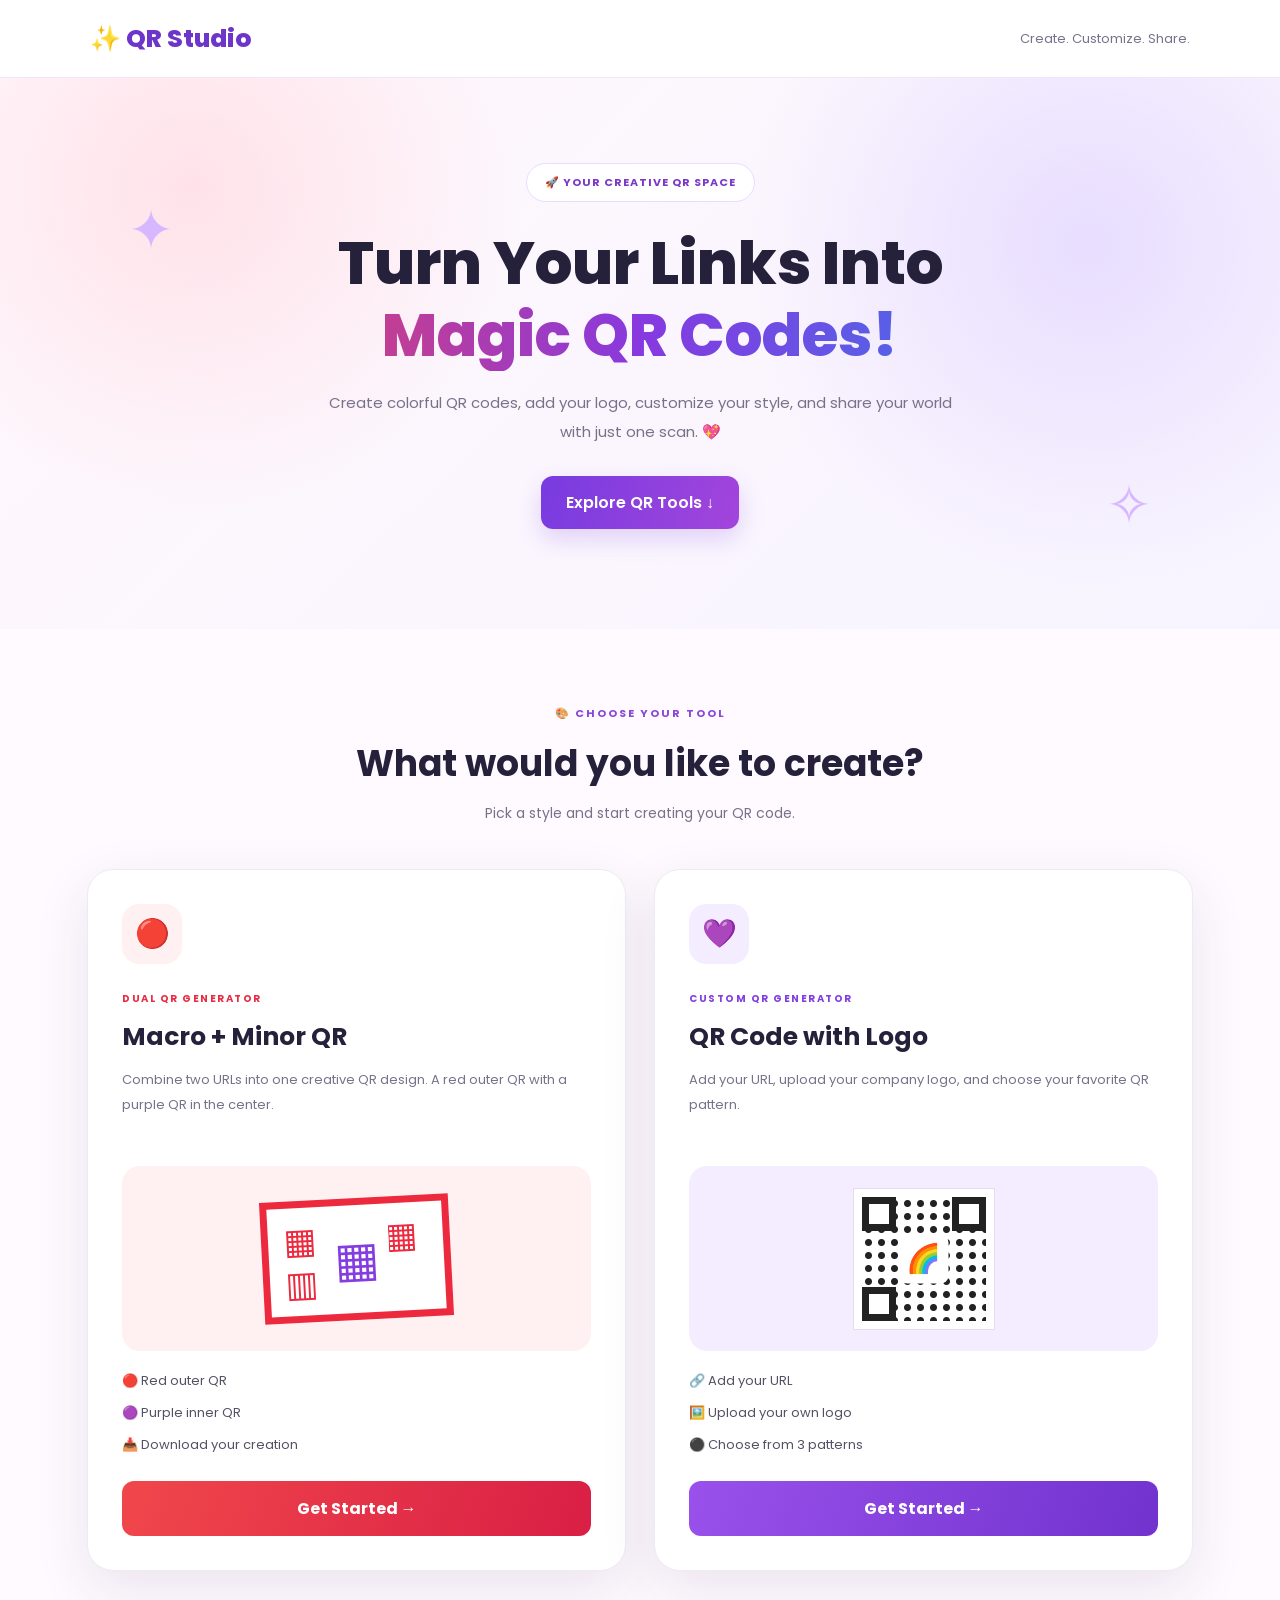
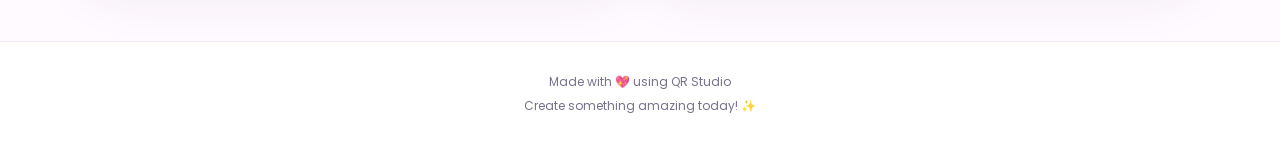
<file: index.html>
<!DOCTYPE html>
<html lang="en">
<head>
    <meta charset="UTF-8">
    <meta name="viewport" content="width=device-width, initial-scale=1.0">

    <title>QR Studio | Create Your QR</title>

    <link rel="stylesheet" href="style.css">
</head>

<body class="home-page">

    <nav class="navbar">
        <a href="index.html" class="brand">✨ QR Studio</a>

        <span class="nav-text">Create. Customize. Share.</span>
    </nav>

    <header class="hero">
        <div class="hero-badge">🚀 YOUR CREATIVE QR SPACE</div>

        <h1>
            Turn Your Links Into
            <span>Magic QR Codes!</span>
        </h1>

        <p>
            Create colorful QR codes, add your logo, customize your style,
            and share your world with just one scan. 💖
        </p>

        <a href="#tools" class="primary-button">
            Explore QR Tools ↓
        </a>

        <div class="hero-decoration decoration-one">✦</div>
        <div class="hero-decoration decoration-two">✧</div>
    </header>

    <main id="tools" class="tools-section">

        <div class="section-heading">
            <span>🎨 CHOOSE YOUR TOOL</span>
            <h2>What would you like to create?</h2>
            <p>Pick a style and start creating your QR code.</p>
        </div>

        <div class="tool-grid">

            <!-- MACRO + MINOR QR CARD -->

            <article class="tool-card macro-card">

                <div class="card-icon">🔴</div>

                <span class="card-label">DUAL QR GENERATOR</span>

                <h3>Macro + Minor QR</h3>

                <p>
                    Combine two URLs into one creative QR design.
                    A red outer QR with a purple QR in the center.
                </p>

                <div class="qr-preview macro-preview">
                    <div class="preview-outer">
                        <span>▦</span>
                        <span>▥</span>
                        <span>▦</span>
                        <span>▥</span>
                        <div class="preview-inner">▦</div>
                    </div>
                </div>

                <ul class="feature-list">
                    <li>🔴 Red outer QR</li>
                    <li>🟣 Purple inner QR</li>
                    <li>📥 Download your creation</li>
                </ul>

                <a href="macro-minor.html" class="card-button macro-button">
                    Get Started →
                </a>

            </article>


            <!-- QR WITH LOGO CARD -->

            <article class="tool-card logo-card">

                <div class="card-icon">💜</div>

                <span class="card-label">CUSTOM QR GENERATOR</span>

                <h3>QR Code with Logo</h3>

                <p>
                    Add your URL, upload your company logo,
                    and choose your favorite QR pattern.
                </p>

                <div class="qr-preview logo-preview">
                    <div class="logo-qr-demo">
                        <span class="corner top-left"></span>
                        <span class="corner top-right"></span>
                        <span class="corner bottom-left"></span>
                        <div class="logo-demo-center">🌈</div>
                    </div>
                </div>

                <ul class="feature-list">
                    <li>🔗 Add your URL</li>
                    <li>🖼️ Upload your own logo</li>
                    <li>⚫ Choose from 3 patterns</li>
                </ul>

                <a href="logo-qr.html" class="card-button logo-button">
                    Get Started →
                </a>

            </article>

        </div>
    </main>

    <footer class="footer">
        <p>Made with 💖 using QR Studio</p>
        <p>Create something amazing today! ✨</p>
    </footer>

</body>
</html>
</file>
<file: style.css>
@import url('https://fonts.googleapis.com/css2?family=Poppins:wght@400;500;600;700;800&display=swap');

:root {
    --background: #fffaff;
    --text: #25213b;
    --muted: #77718a;
    --white: #ffffff;
    --shadow: 0 18px 55px rgba(50, 30, 90, 0.10);
}

* {
    margin: 0;
    padding: 0;
    box-sizing: border-box;
}

html {
    scroll-behavior: smooth;
}

body {
    font-family: 'Poppins', sans-serif;
    background: var(--background);
    color: var(--text);
}

a {
    text-decoration: none;
}

/* NAVBAR */

.navbar {
    min-height: 78px;
    padding: 18px 7%;
    display: flex;
    align-items: center;
    justify-content: space-between;
    background: rgba(255, 255, 255, 0.94);
    border-bottom: 1px solid #eee7f6;
}

.brand {
    font-size: 25px;
    font-weight: 800;
    color: #6d35c9;
}

.nav-text {
    color: var(--muted);
    font-size: 13px;
}

/* HERO */

.hero {
    position: relative;
    overflow: hidden;
    text-align: center;
    padding: 85px 20px 100px;
    background:
        radial-gradient(circle at 15% 20%, #ffe2e9 0, transparent 28%),
        radial-gradient(circle at 85% 30%, #e8ddff 0, transparent 30%),
        linear-gradient(135deg, #fff8fc, #f7f4ff);
}

.hero-badge {
    display: inline-block;
    padding: 10px 18px;
    background: white;
    color: #7b39c7;
    border: 1px solid #e9dcff;
    border-radius: 30px;
    font-size: 11px;
    font-weight: 700;
    letter-spacing: 1px;
}

.hero h1 {
    max-width: 850px;
    margin: 25px auto 18px;
    font-size: clamp(34px, 5vw, 60px);
    line-height: 1.2;
    font-weight: 800;
}

.hero h1 span {
    display: block;
    background: linear-gradient(90deg, #e94161, #8739df, #3978ed);
    background-clip: text;
    -webkit-background-clip: text;
    color: transparent;
}

.hero p {
    max-width: 650px;
    margin: 0 auto 30px;
    color: var(--muted);
    font-size: 15px;
    line-height: 1.9;
}

.primary-button {
    display: inline-block;
    padding: 14px 25px;
    color: white;
    background: linear-gradient(110deg, #773be0, #a345db);
    border-radius: 12px;
    font-weight: 600;
    box-shadow: 0 10px 25px #773be033;
    transition: 0.25s;
}

.primary-button:hover,
.card-button:hover {
    transform: translateY(-3px);
    filter: brightness(1.05);
}

.hero-decoration {
    position: absolute;
    font-size: 55px;
    color: #d7b7ff;
}

.decoration-one {
    top: 20%;
    left: 10%;
}

.decoration-two {
    bottom: 15%;
    right: 10%;
}

/* TOOLS SECTION */

.tools-section {
    max-width: 1150px;
    padding: 70px 22px;
    margin: auto;
}

.section-heading {
    text-align: center;
    margin-bottom: 45px;
}

.section-heading > span {
    color: #8a48d6;
    font-weight: 700;
    font-size: 11px;
    letter-spacing: 2px;
}

.section-heading h2 {
    margin: 12px 0;
    font-size: clamp(25px, 3.5vw, 36px);
}

.section-heading p {
    color: var(--muted);
    font-size: 14px;
}

.tool-grid {
    display: grid;
    grid-template-columns: repeat(2, minmax(0, 1fr));
    gap: 28px;
}

.tool-card {
    position: relative;
    padding: 34px;
    border-radius: 26px;
    background: white;
    box-shadow: var(--shadow);
    border: 1px solid #eeeaf4;
    transition: transform 0.25s, box-shadow 0.25s;
    overflow: hidden;
}

.tool-card:hover {
    transform: translateY(-7px);
    box-shadow: 0 25px 60px #30205018;
}

.macro-card {
    --accent: #e72d43;
    --accent-light: #fff0f1;
    --accent-dark: #b91935;
}

.logo-card {
    --accent: #823ee0;
    --accent-light: #f4edff;
    --accent-dark: #6426bb;
}

.card-icon {
    display: grid;
    place-items: center;
    width: 60px;
    height: 60px;
    border-radius: 17px;
    background: var(--accent-light);
    font-size: 28px;
    margin-bottom: 20px;
}

.card-label {
    color: var(--accent);
    font-size: 10px;
    letter-spacing: 1.5px;
    font-weight: 700;
}

.tool-card h3 {
    font-size: 25px;
    margin: 9px 0 12px;
}

.tool-card > p {
    min-height: 78px;
    font-size: 13px;
    color: var(--muted);
    line-height: 1.9;
}

.qr-preview {
    height: 185px;
    margin: 20px 0;
    display: grid;
    place-items: center;
    background: var(--accent-light);
    border-radius: 18px;
}

/* Decorative macro/minor preview */

.preview-outer {
    position: relative;
    display: grid;
    grid-template-columns: repeat(3, 43px);
    gap: 8px;
    padding: 15px;
    border: 7px solid #ed293e;
    color: #ed293e;
    font-size: 35px;
    line-height: 1;
    background: white;
    transform: rotate(-3deg);
}

.preview-inner {
    position: absolute;
    top: 50%;
    left: 50%;
    transform: translate(-50%, -50%);
    display: grid;
    place-items: center;
    width: 65px;
    height: 65px;
    color: #843de1;
    background: white;
    border: 5px solid white;
    font-size: 48px;
}

/* Decorative logo QR preview */

.logo-qr-demo {
    position: relative;
    width: 140px;
    height: 140px;
    background-color: white;
    background-image:
        radial-gradient(circle, #222 3px, transparent 4px);
    background-size: 13px 13px;
    border: 8px solid white;
    box-shadow: 0 0 0 1px #e4dcf1;
}

.corner {
    position: absolute;
    width: 34px;
    height: 34px;
    border: 7px solid #222;
    background: white;
    z-index: 1;
}

.top-left {
    top: 0;
    left: 0;
}

.top-right {
    top: 0;
    right: 0;
}

.bottom-left {
    bottom: 0;
    left: 0;
}

.logo-demo-center {
    position: absolute;
    width: 49px;
    height: 49px;
    top: 50%;
    left: 50%;
    transform: translate(-50%, -50%);
    display: grid;
    place-items: center;
    background: white;
    font-size: 28px;
    border-radius: 8px;
    z-index: 2;
}

.feature-list {
    list-style: none;
    margin: 20px 0 26px;
}

.feature-list li {
    margin: 12px 0;
    font-size: 13px;
    color: #555064;
}

.card-button {
    display: block;
    text-align: center;
    width: 100%;
    padding: 15px;
    border-radius: 12px;
    font-weight: 700;
    color: white;
    background: var(--accent);
    transition: 0.25s;
}

.macro-button {
    background: linear-gradient(110deg, #f0474b, #d91f45);
}

.logo-button {
    background: linear-gradient(110deg, #9a51eb, #7132ce);
}

/* FOOTER */

.footer {
    padding: 28px 20px;
    background: #fff;
    border-top: 1px solid #eee7f6;
    text-align: center;
    color: var(--muted);
    font-size: 12px;
    line-height: 2;
}

/* GENERATOR PAGE COMMON STYLES */

.generator-page {
    min-height: 100vh;
    background: #fffaff;
}

.generator-header {
    padding: 25px 7%;
    display: flex;
    align-items: center;
    justify-content: space-between;
    gap: 15px;
}

.back-link {
    color: var(--accent);
    font-size: 13px;
    font-weight: 600;
}

.generator-hero {
    text-align: center;
    padding: 35px 20px;
}

.generator-hero h1 {
    margin: 12px 0;
    font-size: clamp(29px, 4vw, 43px);
}

.generator-hero p {
    color: var(--muted);
    font-size: 14px;
    line-height: 1.8;
}

.generator-container {
    width: min(900px, 92%);
    margin: 0 auto 70px;
    padding: 30px;
    background: white;
    border: 1px solid #eee7f6;
    border-radius: 24px;
    box-shadow: var(--shadow);
}

.form-group {
    margin-bottom: 22px;
}

.form-group label {
    display: block;
    margin-bottom: 9px;
    font-size: 13px;
    font-weight: 700;
}

.form-group input,
.form-group select {
    width: 100%;
    padding: 14px;
    border: 1px solid #ddd5e9;
    border-radius: 11px;
    background: white;
    font-family: inherit;
    font-size: 14px;
    outline: none;
}

.form-group input:focus,
.form-group select:focus {
    border-color: var(--accent);
    box-shadow: 0 0 0 3px color-mix(in srgb, var(--accent) 12%, transparent);
}

.form-hint {
    display: block;
    margin-top: 7px;
    font-size: 11px;
    color: var(--muted);
}

.generator-button {
    width: 100%;
    padding: 15px;
    border: none;
    border-radius: 12px;
    background: var(--accent);
    color: white;
    font-family: inherit;
    font-size: 15px;
    font-weight: 700;
    cursor: pointer;
    transition: 0.2s;
}

.generator-button:hover {
    filter: brightness(1.08);
    transform: translateY(-2px);
}

.result-area {
    display: none;
    margin-top: 30px;
    padding: 25px;
    text-align: center;
    background: #faf8ff;
    border-radius: 17px;
}

.result-area h3 {
    margin-bottom: 15px;
}

.qr-output {
    display: flex;
    justify-content: center;
    align-items: center;
    flex-wrap: wrap;
    gap: 18px;
    margin: 20px auto;
}

.qr-output canvas,
.qr-output img {
    max-width: 100%;
    height: auto;
}

.download-button {
    display: inline-block;
    padding: 12px 22px;
    margin-top: 15px;
    border-radius: 10px;
    background: #25213b;
    color: white;
    font-size: 13px;
    font-weight: 600;
}

.status-message {
    margin-top: 15px;
    color: #b42336;
    font-size: 13px;
}

.logo-upload-preview {
    display: none;
    max-width: 90px;
    max-height: 90px;
    object-fit: contain;
    margin: 12px auto;
    border-radius: 10px;
    background: white;
}

/* RESPONSIVE */

@media (max-width: 760px) {
    .navbar {
        padding: 17px 5%;
    }

    .nav-text {
        font-size: 10px;
    }

    .hero {
        padding: 65px 20px 75px;
    }

    .tool-grid {
        grid-template-columns: 1fr;
    }

    .tool-card {
        padding: 25px;
    }

    .generator-container {
        padding: 22px;
    }

    .generator-header {
        padding: 20px 5%;
    }

    .hero-decoration {
        font-size: 30px;
    }
}
</file>
